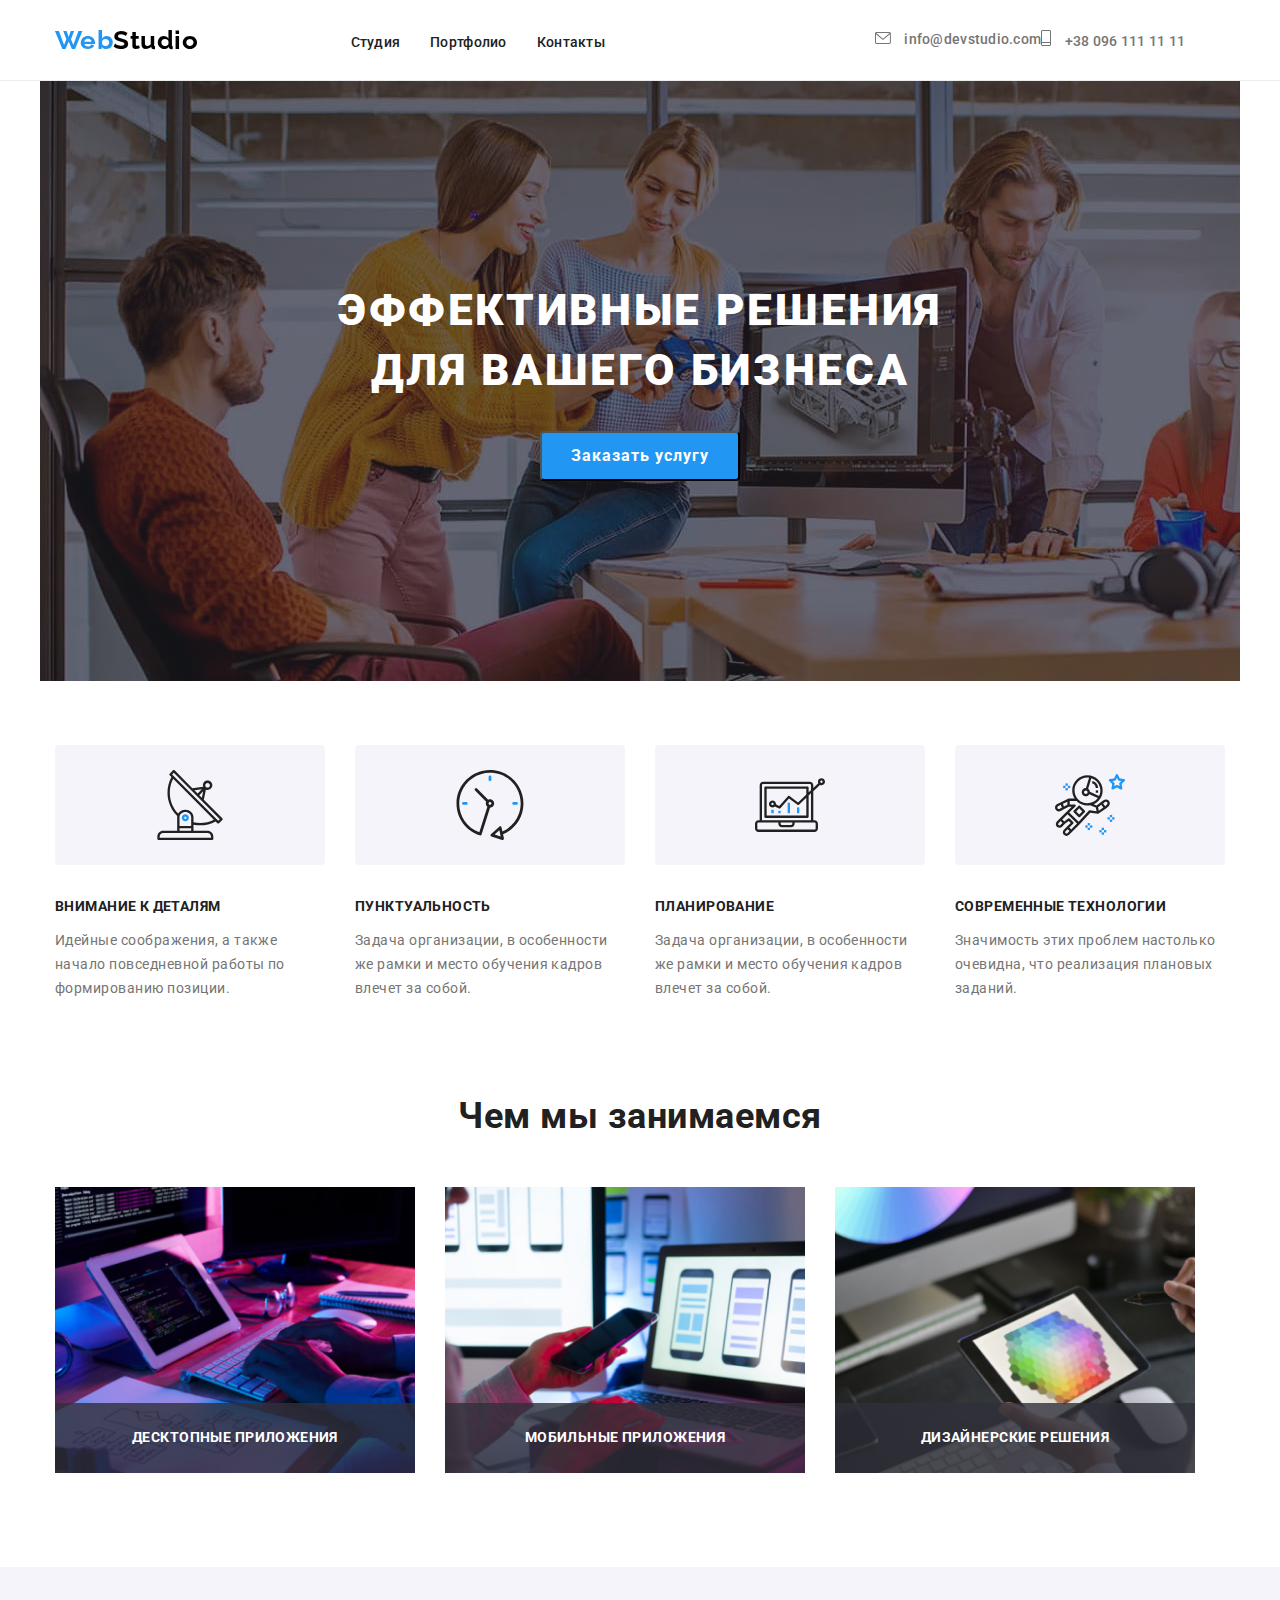
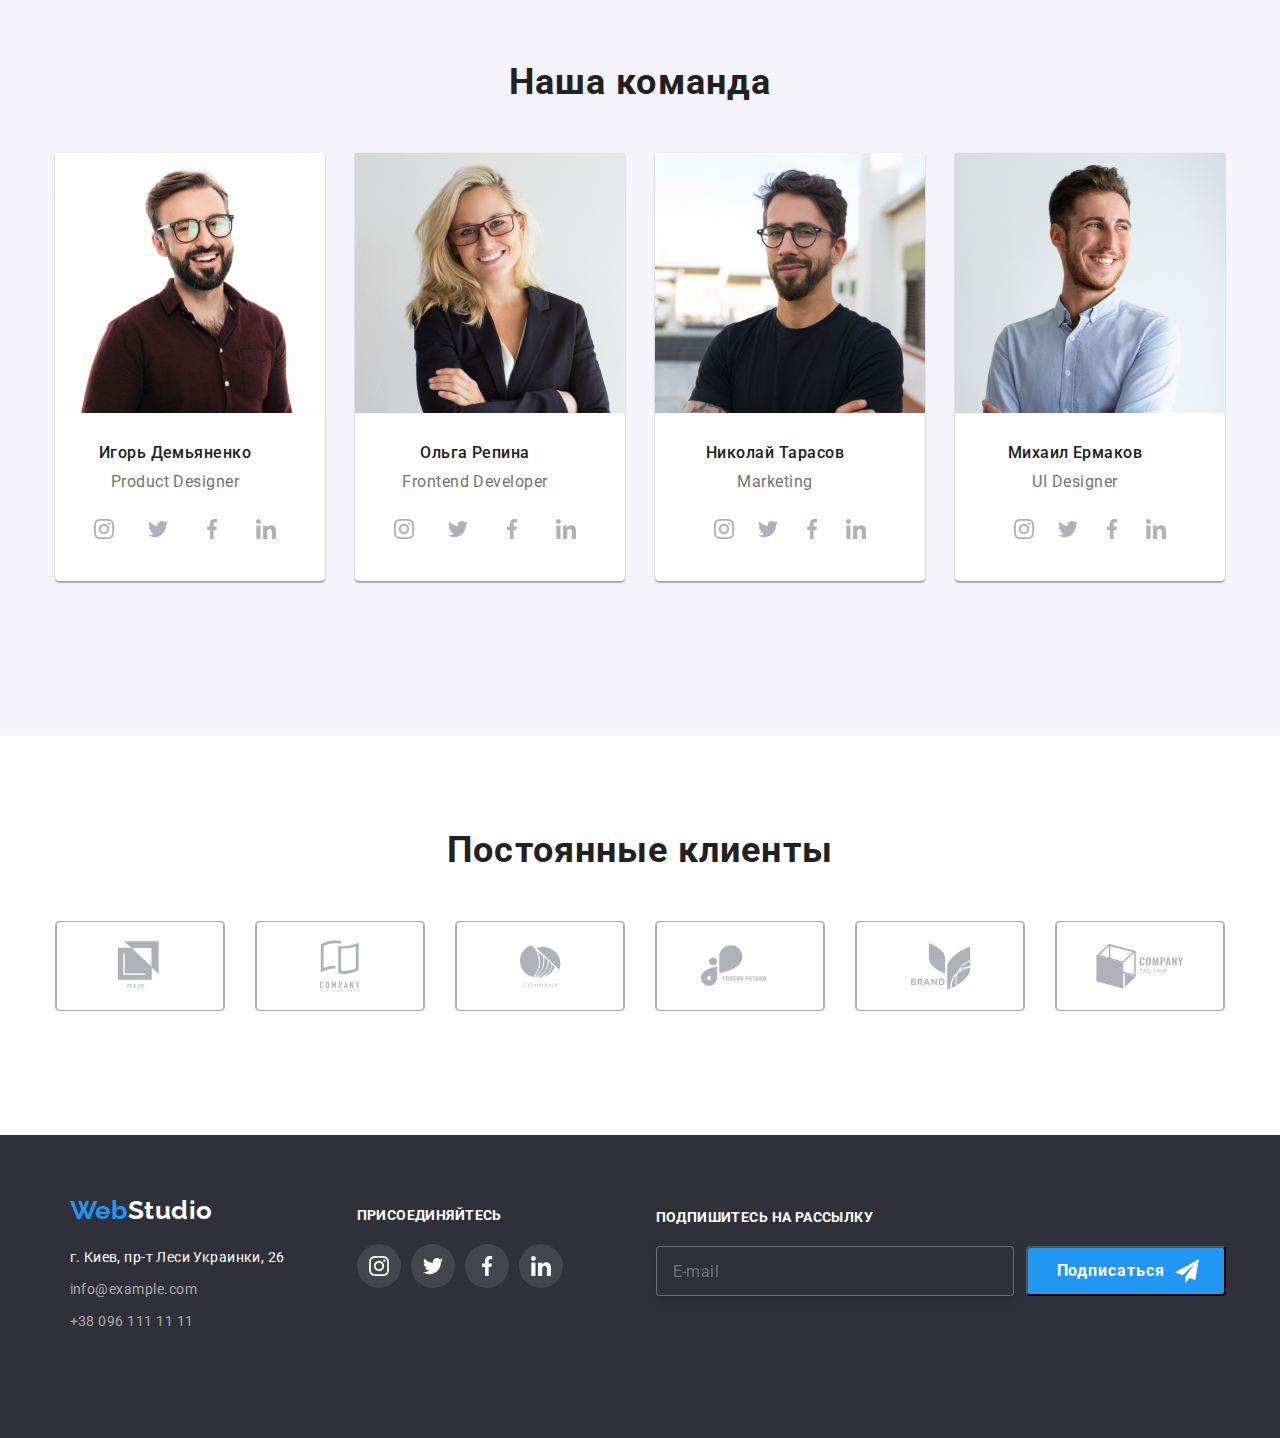
<file: index.html>
<!DOCTYPE html>
<html lang="ru">
    <head>
        <meta charset="UTF-8">
        <meta name="viewport" content="width=device-width, initial-scale=1.0">
        <title>Web Studio</title>
        <link href="https://fonts.googleapis.com/css2?family=Raleway:wght@700&family=Roboto:wght@400;500;700;900&display=swap" rel="stylesheet">
        <link rel="stylesheet" href="./css/main.min.css" />
        <link rel="preconnect" href="https://fonts.gstatic.com">
    </head>
    <body class="body">
        <!-- main page-->
        <header class="header">
            <div class="container">
                <nav class="header-navigations">
                    <a class="logo" href="src=/">Web<span class="logo-color">Studio</span></a>
                    <button 
                    type="button" 
                    class="menu-button is-open"
                    aria-expended="false"
                    aria-controls="menu-container"
                     data-menu-button
                     >
                        <svg width="40" height="40" aria-label="Переключатель мобильного меню" >
                            <use class="icon-cross" href="./images/symbol-defs.svg#icon-menu_40px">
                            </use>
                            <use class="icon-menu" href="./images/symbol-defs.svg#icon-close_40px">
                            </use>
                        </svg>
                    </button>
                    <div class="menu-container" id="menu-container" data-menu>
                        <div class="navigations">
                            <ul>
                                <li class=""><a class="header-link header-link-underline" href="./">Студия</a> </li>
                                <li class="header-item"><a class="header-link" href="./portfolio.html">Портфолио</a></li>
                                <li class="header-item"><a class="header-link" href="#">Контакты</a></li>
                            </ul>
                        </div>
                        <div class="contacts">
                            <ul >
                                <li class="header-item"><a class="header-link link-contacts header-link-tel" href="tel:+38(096)1111111">
                                        +38 096 111 11 11</a>
                                </li>
                                <li class="header-item"><a class=" header-link-mail" href="mailto:info@devstudio.com"> 
                                        info@devstudio.com</a>
                                </li>
                            </ul>
                        </div>
                        <div class="links">
                            <ul>
                                <li class="header-item"><a class="header-link" href="">Instagram</a></li><span class="header-span">|</span>
                                <li class="header-item"><a class="header-link" href="">Twitter</a></li><span>|</span>
                                <li class="header-item"><a class="header-link" href="#">Facebook</a></li><span>|</span>
                                <li class="header-item"><a class="header-link" href="#">LinkedIn</a></li>
                            </ul>
                        </div>
                    </div>
                </nav>
               
                <div class="header-menu">
                    <nav>
                        <ul class="header-nav">
                            <li class="header-item"><a class="header-link header-link-underline" href="./">Студия</a> </li>
                            <li class="header-item"><a class="header-link" href="./portfolio.html">Портфолио</a></li>
                            <li class="header-item"><a class="header-link" href="#">Контакты</a></li>
                        </ul>
                    </nav>
                    <div class="header-contacts-container">
                        <ul class="header-nav header-link-contacts">
                            <li class="header-item"><a class=" link-contacts header-link-tel" href="mailto:info@devstudio.com">
                                    <svg class="header-logo-tel" width="16px" height="12px">
                                        <use href="./images/symbol-defs.svg#icon-mail"></use>
                                    </svg> info@devstudio.com</a>
                    
                            </li>
                            <li class="header-item"><a class=" link-contacts header-link-tel" href="tel:+38(096)1111111">
                                    <svg class="header-logo-tel" width="10px" height="16px">
                                        <use href="./images/symbol-defs.svg#icon-telephone"></use>
                                    </svg> +38 096 111 11 11</a>
                            </li>
                        </ul>
                    </div>
                </div>
            </div>
        </header>
        <main>
                <!-- hero -->
            <section class="hero-section hero-overlay">   
                <div class="hero-container">        
                    <h1 class="hero-header">Эффективные решения для вашего бизнеса</h1>
                    <button class="hero-button-color hero-button-main" data-modal-open>Заказать услугу</button>
                </div>      
            </section>
            <section class="benefits-section"> 
                <div class="container">
                    <h2 class="hidden-header">Наши преимущества</h2>
                        <ul class="benefits-list">     
                            <li class="benefits-element">
                               <div class="benefits-item">
                                    <svg class="benefits-icons" width="70" height="70">
                                        <use href="./images/symbol-defs.svg#icon-antenna"></use>
                                    </svg>
                                    <h3 class="benefits-header">Внимание к деталям</h3>
                                    <p class="benefits-text">Идейные соображения, а также начало повседневной работы по формированию позиции.</p>
                               </div>
                            </li>
                            <li class="benefits-element">
                                <div class="benefits-item">
                                    <svg class="benefits-icons" width="70" height="70">
                                        <use href="./images/symbol-defs.svg#icon-time" ></use>
                                    </svg>
                                    <h3 class="benefits-header">Пунктуальность</h3>
                                    <p class="benefits-text">Задача организации, в особенности же рамки и место обучения кадров влечет за собой.</p>
                                </div>
                            </li>
                            <li class="benefits-element">
                               <div class="benefits-item">
                                    <svg class="benefits-icons" width="70" height="70">
                                        <use href="./images/symbol-defs.svg#icon-computer" ></use>
                                    </svg>
                                    <h3 class="benefits-header">Планирование</h3>
                                    <p class="benefits-text">Задача организации, в особенности же рамки и место обучения кадров влечет за собой.</p>
                               </div>
                            </li>
                            <li class="benefits-element">
                                <div class="benefits-item">
                                    <svg class="benefits-icons" width="70" height="70">
                                        <use href="./images/symbol-defs.svg#icon-astronaut" ></use>
                                    </svg>
                                    <h3 class="benefits-header">Современные технологии</h3>
                                    <p class="benefits-text">Значимость этих проблем настолько очевидна, что реализация плановых заданий.</p>
                                </div>
                            </li>
                        </ul>
                </div>
                </section>
        <section class="classes-section"> 
            <h2>Чем мы занимаемся</h2>
                <div class="container">
                    
                    <ul class="classes-list">
                        <li class="classes-element">
                            <img 
                                srcset="./images/coding_app.jpg 1x, ./images/coding_app_2x.jpg 2x"
                                src="./images/coding_app.jpg" 
                                alt="coding_application" 
                                width="370"
                            >
                            <div class="classes-overlay">
                                <h3 class="classes-text">Десктопные приложения</h3>
                            </div>
                        </li>
                        <li class="classes-element">
                            <img 
                                srcset="./images/dev_app.jpg 1x, ./images/dev_app_2x.jpg 2x"
                                src="./images/dev_app.jpg" 
                                alt="dev_application" 
                                width="370"
                            >
                            <div class="classes-overlay">
                                <h3 class="classes-text">Мобильные приложения</h3>
                            </div>
                        </li>
                        <li class="classes-element">
                            <img 
                                srcset="./images/test_app.jpg 1x, ./images/test_app_2x.jpg 2x"
                                src="./images/test_app.jpg" 
                                alt="test_application" 
                                width="370"
                            >
                            <div class="classes-overlay">
                                <h3 class="classes-text">Дизайнерские решения</h3>
                            </div>
                        </li> 
                    </ul>
                </div>
            </section>
          <section class="team-section">
            <h2 class="team-title">Наша команда</h2>
                <div class="container">
                    <ul class="team-list">
                        <li class="team-item"> 
                            <div class="team-member">
                                <img class="team-member-photo" 
                                    srcset="./images/igor_demianenko.jpg 1x, ./images/igor_demianenko_2x.jpg 2x"
                                    src="./images/igor_demianenko.jpg" 
                                    alt="igor_demianenko" 
                                    width="260"
                                >
                                <h4 class="team-member-name">Игорь Демьяненко</h4>
                                <p class="team-member-position">Product Designer</p>
                                <div>
                                    <ul class="team-member-links">
                                        <li class="team-member-icon">
                                            <a class="team-member-icon-link" href="">
                                                <svg  width="20" height="20">
                                                    <use href="./images/symbol-defs.svg#icon-instagram" ></use>
                                                </svg>
                                            </a>
                                        </li>
                                        <li class="team-member-icon">
                                            <a class="team-member-icon-link" href="">
                                                <svg width="20" height="20">
                                                    <use href="./images/symbol-defs.svg#icon-twitter" ></use>
                                                </svg>
                                            </a>
                                        </li>
                                        <li class="team-member-icon">
                                            <a class="team-member-icon-link" href="">
                                                <svg width="20" height="20">
                                                    <use href="./images/symbol-defs.svg#icon-facebook" ></use>
                                                </svg>
                                            </a>
                                        </li>
                                        <li class="team-member-icon">
                                            <a class="team-member-icon-link" href="">
                                                <svg width="20" height="20">
                                                    <use href="./images/symbol-defs.svg#icon-linkedin"></use>
                                                </svg>
                                            </a>
                                        </li>
                                    </ul>
                                </div>
                            </div>
                        </li>
                        <li class="team-item">
                           <div class="team-member">
                                <img class="team-member-photo" 
                                    srcset="./images/olga_repina.jpg 1x, ./images/olga_repina_2x.jpg 2x"
                                    src="./images/olga_repina.jpg" 
                                    alt="olga_repina" 
                                    width="260"
                                >
                                <h4 class="team-member-name">Ольга Репина</h4>
                                <p class="team-member-position">Frontend Developer</p>
                                <div>
                                    <ul class="team-member-links">
                                        <li class="team-member-icon">
                                            <a class="team-member-icon-link" href="">
                                                <svg  width="20" height="20">
                                                    <use href="./images/symbol-defs.svg#icon-instagram"></use>
                                                </svg>
                                            </a>
                                        </li>
                                        <li class="team-member-icon">
                                            <a class="team-member-icon-link" href="">
                                                <svg  width="20" height="20">
                                                    <use href="./images/symbol-defs.svg#icon-twitter"></use>
                                                </svg>
                                            </a>
                                        </li>
                                        <li class="team-member-icon">
                                            <a class="team-member-icon-link" href="">
                                                <svg  width="20" height="20">
                                                    <use href="./images/symbol-defs.svg#icon-facebook"></use>
                                                </svg>
                                            </a>
                                        </li>
                                        <li class="team-member-icon">
                                            <a class="team-member-icon-link" href="">
                                                <svg  width="20" height="20">
                                                    <use href="./images/symbol-defs.svg#icon-linkedin" ></use>
                                                </svg>
                                            </a>
                                        </li>
                                    </ul>
                                </div>
                           </div>
                        </li>
                        <li class="team-item">
                            <div class="team-member">
                                <img class="team-member-photo" 
                                    srcset="./images/michail_ermakov.jpg 1x, ./images/michail_ermakov_2x.jpg 2x"
                                    src="./images/michail_ermakov.jpg" 
                                    alt="michail_ermakov" 
                                    width="260"
                                >
                                <h4 class="team-member-name">Николай Тарасов</h4>
                                <p class="team-member-position">Marketing</p>
                                <div>
                                    <ul class="team-member-links">
                                        <li>
                                            <a class="team-member-icon-link" href="">
                                                <svg  width="20" height="20">
                                                    <use href="./images/symbol-defs.svg#icon-instagram" ></use>
                                                </svg>
                                            </a>
                                        </li>
                                        <li>
                                            <a class="team-member-icon-link" href="">
                                                <svg width="20" height="20">
                                                    <use href="./images/symbol-defs.svg#icon-twitter" ></use>
                                                </svg>
                                            </a>
                                        </li>
                                        <li>
                                            <a class="team-member-icon-link" href="">
                                                <svg width="20" height="20">
                                                    <use href="./images/symbol-defs.svg#icon-facebook" ></use>
                                                </svg>
                                            </a>
                                        </li>
                                        <li>
                                            <a class="team-member-icon-link" href="">
                                                <svg width="20" height="20">
                                                    <use href="./images/symbol-defs.svg#icon-linkedin" ></use>
                                                </svg>
                                            </a>
                                        </li>
                                    </ul>
                                </div>
                            </div>
                        </li>
                        <li class="team-item">
                            <div class="team-member">
                                <img class="team-member-photo" 
                                    srcset="./images/nikolai_tarasov.jpg 1x, ./images/nikolai_tarasov_2x.jpg 2x"
                                    src="./images/nikolai_tarasov.jpg" 
                                    alt="nikolai_tarasov" 
                                    width="260"
                                >
                                <h4 class="team-member-name">Михаил Ермаков</h4>
                                <p class="team-member-position">UI Designer</p>
                                <div>
                                    <ul class="team-member-links">
                                        <li>
                                            <a class="team-member-icon-link" href="">
                                                <svg width="20" height="20">
                                                    <use href="./images/symbol-defs.svg#icon-instagram" ></use>
                                                </svg>
                                            </a>
                                        </li>
                                        <li>
                                            <a class="team-member-icon-link" href="">
                                                <svg width="20" height="20">
                                                    <use href="./images/symbol-defs.svg#icon-twitter" ></use>
                                                </svg>
                                            </a>
                                        </li>
                                        <li>
                                            <a class="team-member-icon-link" href="">
                                                <svg width="20" height="20">
                                                    <use href="./images/symbol-defs.svg#icon-facebook" ></use>
                                                </svg>
                                            </a>
                                        </li>
                                        <li>
                                            <a class="team-member-icon-link" href="">
                                                <svg width="20" height="20">
                                                    <use href="./images/symbol-defs.svg#icon-linkedin" ></use>
                                                </svg>
                                            </a>
                                        </li>
                                    </ul>
                                </div>
                            </div>
                        </li>
                    </ul>
                </div>
            </section> 
            <section class="clients">
                <div class="container">
                    <h2 class="clients-header">Постоянные клиенты</h2>
                    <ul class="clients-list">
                        <li class="clients-logo">
                            <a class="clients-logo-class" href=""> 
                                <svg  width="45" height="50">
                                    <use href="./images/symbol-defs.svg#icon-logo_1"></use>
                                </svg>
                            </a>
                        </li>
                        <li class="clients-logo">
                            <a class="clients-logo-class" href=""> 
                                <svg  width="40" height="52">
                                    <use href="./images/symbol-defs.svg#icon-logo_2"></use>
                                </svg>
                            </a>
                        </li>
                        <li class="clients-logo">
                            <a class="clients-logo-class" href=""> 
                                <svg  width="41" height="43">
                                    <use href="./images/symbol-defs.svg#icon-logo_3"></use>
                                </svg>
                            </a>
                        </li >
                        <li class="clients-logo">
                            <a class="clients-logo-class" href=""> 
                                <svg  width="78" height="42" >
                                    <use href="./images/symbol-defs.svg#icon-logo_4"></use>
                                </svg>
                            </a>
                        </li>
                        <li class="clients-logo">
                            <a class="clients-logo-class" href=""> 
                                <svg width="59" height="47">
                                    <use href="./images/symbol-defs.svg#icon-logo_5"></use>
                                </svg>
                            </a>
                        </li>
                        <li class="clients-logo">
                            <a class="clients-logo-class" href=""> 
                                <svg width="88" height="45" >
                                    <use href="./images/symbol-defs.svg#icon-logo_6"></use>
                                </svg>
                            </a>
                        </li>
                    </ul>
                </div>
            </section>
            
        </main>
   <footer>
        <section class="footer-section">
            <h1 class="hidden-header">Footer container</h1>
            <div class="container footer-container">
                <div class="footer-address-container">
                    <a class="logo logo-footer" href="src=/">Web<span class="logo-color-footer">Studio</span></a>
                    <address class="footer-adress">
                        г. Киев, пр-т Леси Украинки, 26
                    </address>
                    <ul class="contacts-footer">
                        <li><a class="footer-mail" href="mailto:info@example.com">info@example.com</a></li>
                        <li><a href="tel:+38(096)1111111">+38 096 111 11 11</a></li>
                    </ul>
                </div>
                <div class="footer-social-networks">
                    <span class="footer-social-networks-title">присоединяйтесь</span>
                    <ul class="footer-icons-list">
                        <li class="footer-icon">
                            <a class="footer-icon-link" href="">
                                <svg width="20" height="20">
                                    <use href="./images/symbol-defs.svg#icon-instagram"></use>
                                </svg>
                            </a>
                        </li>
                        <li class="footer-icon">
                            <a class="footer-icon-link" href="">
                                <svg width="20" height="20">
                                    <use href="./images/symbol-defs.svg#icon-twitter"></use>
                                </svg>
                            </a>
                        </li>
                        <li class="footer-icon">
                            <a class="footer-icon-link" href="">
                                <svg width="20" height="20">
                                    <use href="./images/symbol-defs.svg#icon-facebook"></use>
                                </svg>
                            </a>
                        </li>
                        <li class="footer-icon">
                            <a class="footer-icon-link" href="">
                                <svg width="20" height="20">
                                    <use href="./images/symbol-defs.svg#icon-linkedin"></use>
                                </svg>
                            </a>
                        </li>
                    </ul>
                </div>
                <div class="footer-subscribe">
                    <div>
                        <span class="footer-subscribe-text">Подпишитесь на рассылку</span>
                    </div>
                    <div class="footer-subscribe-container">
                        <label for="">
                            <input class="footer-subscribe-input" type="mail" name="Mail" placeholder="E-mail">
                        </label>
                        <button class="footer-subsribe-button">
                            Подписаться
                            <svg class="footer-subscribe-svg" width="24" height="24">
                                <use href="./images/symbol-defs.svg#icon-icon-send"></use>
                            </svg>
                        </button>
                    </div>
                </div>
            </div>
        </section>
    </footer>
   <div class="backdrop is-hidden " data-modal>
        <div class="modal">
            <button class="modal-button-close" data-modal-close>
                <svg class="modal-button" width="18" height="18">
                    <use href="./images/symbol-defs.svg#icon-close-black">
                    </use>
                </svg>
            </button>
            <span class="form-header">Оставьте свои данные, мы вам перезвоним</span>
            <form class="form" action="#" enctype="multipart/form-data">
                <div class="form-container">
                    <label for="">
                        <span class="form-text">Имя</span>
                        <input class="input"  type="text" name="Username" value="">
                        <span class="icon">
                            <svg width="18" height="18">
                                <use href="./images/symbol-defs.svg#icon-person-black-18dp-1"></use>
                            </svg>
                        </span>
                    </label>
                </div>
                <div class="form-container">
                    <label for="">
                        <span class="form-text">Телефон</span>
                        <input class="input" type="tel" name="Tel">
                        <span class="icon">
                            <svg width="18" height="18">
                                <use href="./images/symbol-defs.svg#icon-phone-black-18dp-1"></use>
                            </svg>
                        </span>
                    </label>
                </div>
                <div class="form-container">
                    <label for="">
                        <span class="form-text">Почта</span>
                        <input class="input" type="mail" name="Mail">
                        <span class="icon">
                            <svg width="18" height="18">
                                <use href="./images/symbol-defs.svg#icon-email-black-18dp-1"></use>
                            </svg>
                        </span>
                    </label>
                </div>
                <div >
                    <label for="comment">
                        <span class="form-text">Комментарии</span> 
                        <textarea class="form-placeholder" placeholder="Введите текст" id="comment" name="Comments"></textarea>
                    </label>
                </div>
                <div class="checkbox-container">
                         
                        <label class="checkbox-agreement" for="checkbox">Соглашаюсь с рассылкой и принимаю
                            <input type="checkbox" class="checkbox" value="checkbox" id="checkbox">
                            <span class="checkbox-icon"> </span>
                        </label>
                        
                        <a class="checkbox-agreement-link" href="">Условия договора</a>
                </div>
                <div class="form-button">
                        <button class="form-button-submit">Отправить</button>
                </div>
            </form>
            
        </div>
    </div>
    <script src="./js/modal.js"></script>
    <script src="./js/menu.js"></script>
</body>
</html>
</file>
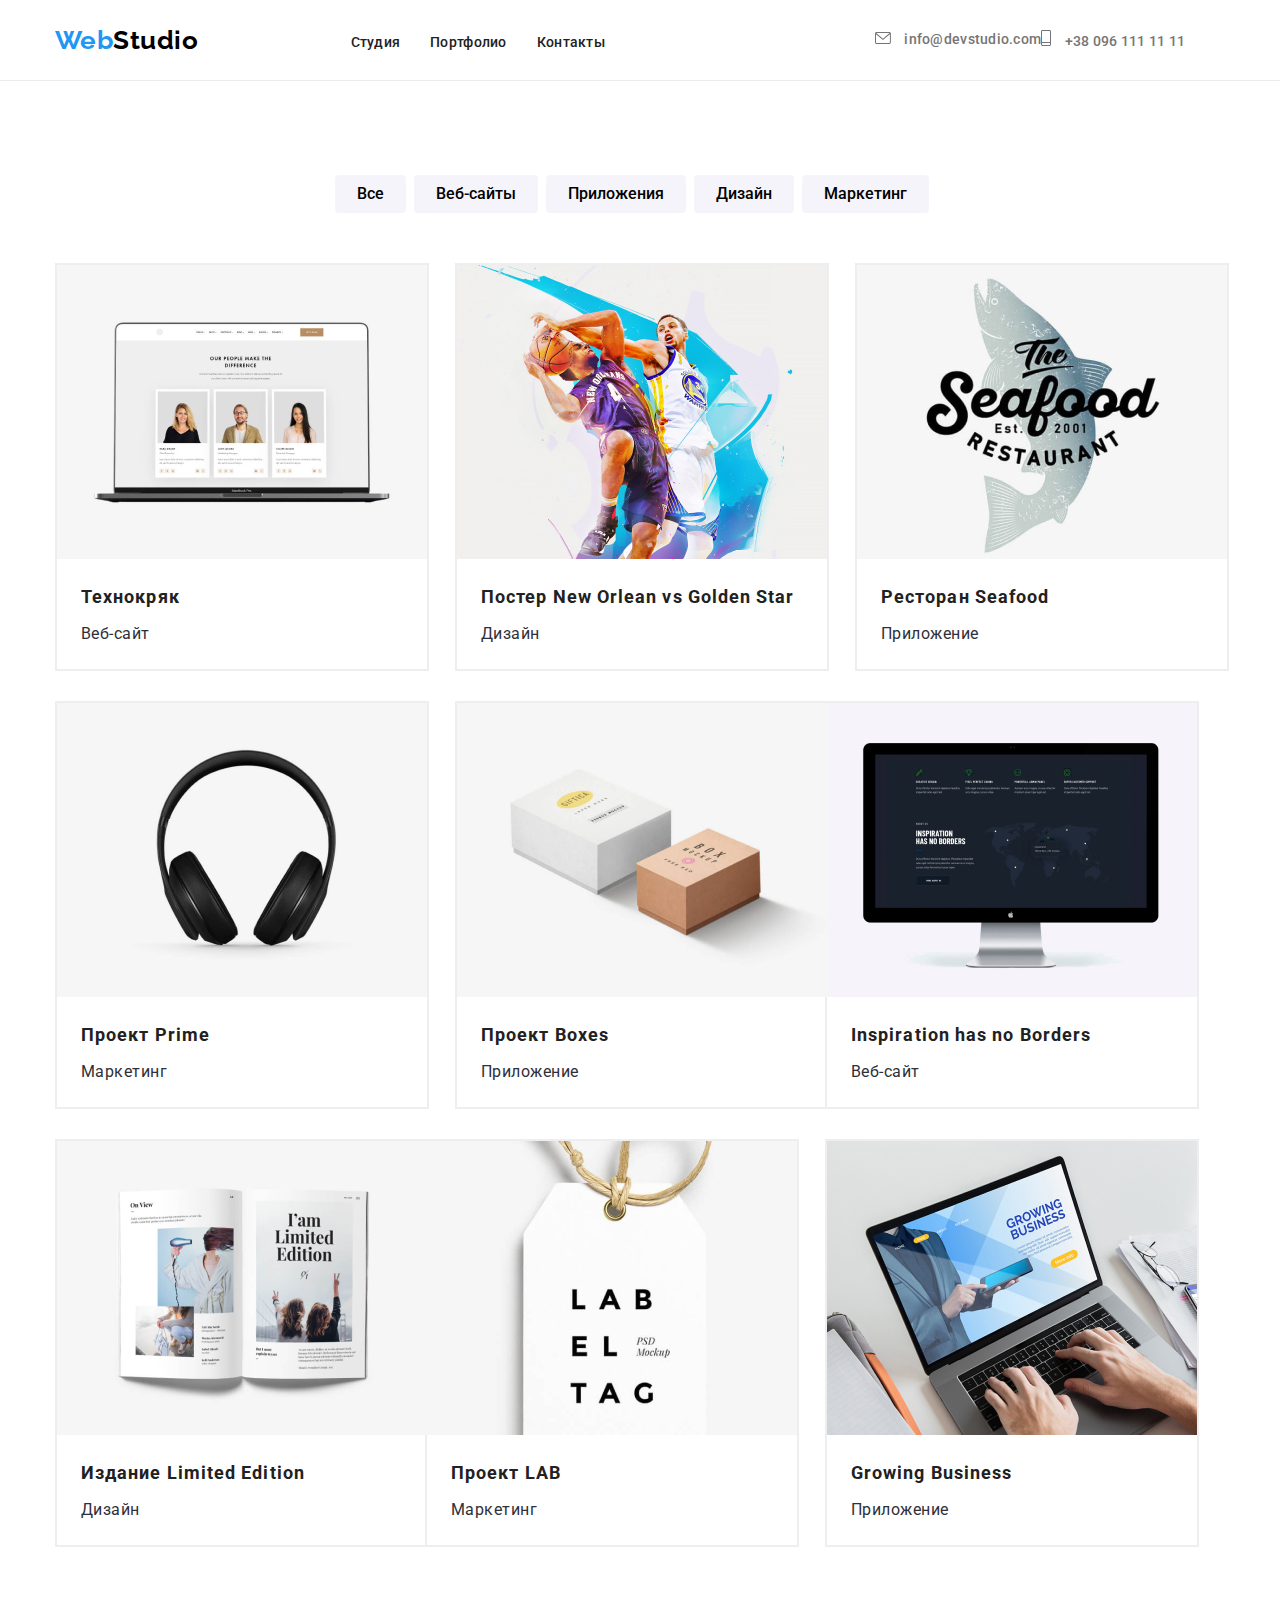
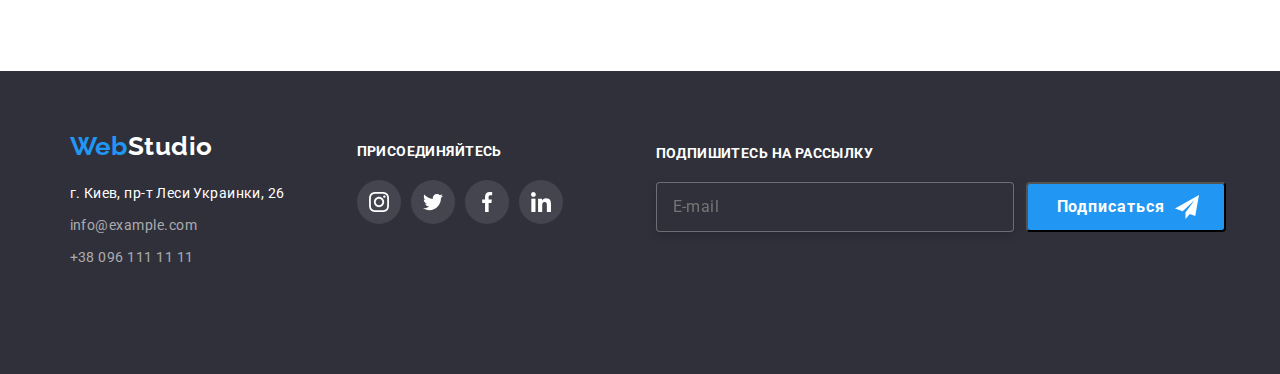
<file: portfolio.html>
<!DOCTYPE html>
<html lang="ru">
    <head>
        <meta charset="UTF-8">
        <meta name="viewport" content="width=device-width, initial-scale=1.0">
        <title>Portfolio</title>
        <link href="https://fonts.googleapis.com/css2?family=Raleway:wght@700&family=Roboto:wght@400;500;700;900&display=swap" rel="stylesheet">
        <link rel="stylesheet" href="./css/main.min.css" />
        <link rel="preconnect" href="https://fonts.gstatic.com">
    </head>
    <body>
        <!-- portfolio page-->
        <header class="header">
            <div class="container">
                <nav class="header-navigations">
                    <a class="logo" href="src=/">Web<span class="logo-color">Studio</span></a>
                    <button type="button" class="menu-button is-open" aria-expended="false" aria-controls="menu-container"
                        data-menu-button>
                        <svg width="40" height="40" aria-label="Переключатель мобильного меню">
                            <use class="icon-cross" href="./images/symbol-defs.svg#icon-menu_40px">
                            </use>
                            <use class="icon-menu" href="./images/symbol-defs.svg#icon-close_40px">
                            </use>
                        </svg>
                    </button>
                    <div class="menu-container" id="menu-container" data-menu>
                        <div class="navigations">
                            <ul>
                                <li class="header-item"><a class="header-link header-link-underline" href="./">Студия</a> </li>
                                <li class="header-item"><a class="header-link" href="./portfolio.html">Портфолио</a></li>
                                <li class="header-item"><a class="header-link" href="#">Контакты</a></li>
                            </ul>
                        </div>
                        <div class="contacts">
                            <ul>
                                <li class="header-item"><a class="header-link link-contacts header-link-tel"
                                        href="tel:+38(096)1111111">
                                        +38 096 111 11 11</a>
                                </li>
                                <li class="header-item"><a class=" header-link-mail" href="mailto:info@devstudio.com">
                                        info@devstudio.com</a>
                                </li>
                            </ul>
                        </div>
                        <div class="links">
                            <ul>
                                <li class="header-item"><a class="header-link" href="">Instagram</a></li><span
                                    class="header-span">|</span>
                                <li class="header-item"><a class="header-link" href="">Twitter</a></li><span>|</span>
                                <li class="header-item"><a class="header-link" href="#">Facebook</a></li><span>|</span>
                                <li class="header-item"><a class="header-link" href="#">LinkedIn</a></li>
                            </ul>
                        </div>
                    </div>
                </nav>
        
                <div class="header-menu">
                    <nav>
                        <ul class="header-nav">
                            <li class="header-item"><a class="header-link header-link-underline" href="./">Студия</a> </li>
                            <li class="header-item"><a class="header-link" href="./portfolio.html">Портфолио</a></li>
                            <li class="header-item"><a class="header-link" href="#">Контакты</a></li>
                        </ul>
                    </nav>
                    <div class="header-contacts-container">
                        <ul class="header-nav header-link-contacts">
                            <li class="header-item"><a class=" link-contacts header-link-tel" href="mailto:info@devstudio.com">
                                    <svg class="header-logo-tel" width="16px" height="12px">
                                        <use href="./images/symbol-defs.svg#icon-mail"></use>
                                    </svg> info@devstudio.com</a>
        
                            </li>
                            <li class="header-item"><a class=" link-contacts header-link-tel" href="tel:+38(096)1111111">
                                    <svg class="header-logo-tel" width="10px" height="16px">
                                        <use href="./images/symbol-defs.svg#icon-telephone"></use>
                                    </svg> +38 096 111 11 11</a>
                            </li>
                        </ul>
                    </div>
                </div>
            </div>
        </header>
        <main>
            <section class="categories-section">
                <div class="container">
                    <!-- nevidimyi zagolovok-->
                    <h1 class="hidden-header">Категории</h1>
                    <h2 class="hidden-header">Меню</h2>
                    <ul class="categories-list">
                        <li><button type="button" class="categories-button">Все</button></li>
                        <li><button type="button" class="categories-button">Веб-сайты</button></li>
                        <li><button type="button" class="categories-button">Приложения</button></li>
                        <li><button type="button" class="categories-button">Дизайн</button></li>
                        <li><button type="button" class="categories-button">Маркетинг</button></li>
                    </ul>
                    <ul class="examples-works">
                        <li class="examples-works-item">
                            <a href="" class="examples-link">
                                <div class="examples-block">
                                    <img 
                                        srcset="./images/notebook.jpg 1x, ./images/notebook_2x.jpg 2x"
                                        src="./images/notebook.jpg" 
                                        alt="notebook" 
                                        width="370"
                                    >
                                    <p class="examples-block-text">Технокряк это современная площадка распространения коронавируса. Компании используют эту платформу для цифрового шпионажа и атак на защищённые сервера конкурентов.</p>
                                </div>
                                <div class="examples-description">
                                    <h3 class="examples-description-header">Технокряк</h3>
                                    <p class="examples-description-text">Веб-сайт</p>
                                </div>
                            </a>
                        </li>
                        <li class="examples-works-item">
                            <a href="" class="examples-link">
                                <div class="examples-block">
                                    <img 
                                        srcset="./images/basketballers.jpg 1x, ./images/basketballers_2x.jpg 2x"
                                        src="./images/basketballers.jpg" 
                                        alt="basketballers" 
                                        width="370"
                                    >
                                    <p class="examples-block-text">Технокряк это современная площадка распространения коронавируса. Компании используют эту платформу для цифрового шпионажа и атак на защищённые сервера конкурентов.</p>
                                </div>
                                <div class="examples-description">
                                    <h3 class="examples-description-header">Постер New Orlean vs Golden Star</h3>
                                    <p class="examples-description-text">Дизайн</p>
                                </div>
                            </a>
                        </li>
                        <li class="examples-works-item">
                            <a href="" class="examples-link">
                                <div class="examples-block">
                                    <img 
                                        srcset="./images/the_seafood_logo.jpg 1x, ./images/the_seafood_logo_2x.jpg 2x"
                                        src="./images/the_seafood_logo.jpg" 
                                        alt="the_seafood_logo" 
                                        width="370"
                                    >
                                    <p class="examples-block-text">Технокряк это современная площадка распространения коронавируса. Компании используют эту платформу для цифрового шпионажа и атак на защищённые сервера конкурентов.</p>
                                </div>
                                <div class="examples-description">
                                    <h3 class="examples-description-header">Ресторан Seafood</h3>
                                    <p class="examples-description-text">Приложение</p>
                                </div>
                            </a>
                        </li>
                        <li class="examples-works-item">
                            <a href="" class="examples-link">
                                <div class="examples-block">
                                    <img 
                                        srcset="./images/headphones.jpg 1x, ./images/headphones_2x.jpg 2x"
                                        src="./images/headphones.jpg" 
                                        alt="headphones" 
                                        width="370"
                                    >
                                    <p class="examples-block-text">Технокряк это современная площадка распространения коронавируса. Компании используют эту платформу для цифрового шпионажа и атак на защищённые сервера конкурентов.</p>
                                </div>
                                <div class="examples-description">
                                    <h3 class="examples-description-header">Проект Prime</h3>
                                    <p class="examples-description-text">Маркетинг</p>
                                </div>
                            </a>
                        </li>
                        <li class="examples-works-item">
                            <a href="" class="examples-link">
                                <div class="examples-block">
                                    <img 
                                        srcset="./images/boxes.jpg 1x, ./images/boxes_2x.jpg 2x"
                                        src="./images/boxes.jpg" 
                                        alt="boxes" 
                                        width="370"
                                    >
                                    <p class="examples-block-text">Технокряк это современная площадка распространения коронавируса. Компании используют эту платформу для цифрового шпионажа и атак на защищённые сервера конкурентов.</p>
                                </div>
                                <div class="examples-description">
                                    <h3 class="examples-description-header">Проект Boxes</h3>
                                    <p class="examples-description-text">Приложение</p>
                                </div>
                            </a>
                        </li>
                        <li class="examples-works-item">
                            <a href="" class="examples-link">
                                <div class="examples-block">
                                    <img 
                                        srcset="./images/pc.jpg 1x, ./images/pc_2x.jpg 2x"
                                        src="./images/pc.jpg" 
                                        alt="pc" 
                                        width="370"
                                    > 
                                    <p class="examples-block-text">Технокряк это современная площадка распространения коронавируса. Компании используют эту платформу для цифрового шпионажа и атак на защищённые сервера конкурентов.</p>
                                </div>
                                <div class="examples-description">
                                    <h3 class="examples-description-header">Inspiration has no Borders</h3>
                                    <p class="examples-description-text">Веб-сайт</p>
                                </div>
                            </a>
                        </li>
                        <li class="examples-works-item">
                            <a href="" class="examples-link">
                                <div class="examples-block">
                                    <img 
                                        srcset="./images/open_book.jpg 1x, ./images/open_book_2x.jpg 2x"
                                        src="./images/open_book.jpg" 
                                        alt="open_book" 
                                        width="370"
                                    >
                                    <p class="examples-block-text">Технокряк это современная площадка распространения коронавируса. Компании используют эту платформу для цифрового шпионажа и атак на защищённые сервера конкурентов.</p>
                                </div>
                                <div class="examples-description">
                                    <h3 class="examples-description-header">Издание Limited Edition</h3>
                                    <p class="examples-description-text">Дизайн</p>
                                </div>
                            </a>
                        </li>
                        <li class="examples-works-item">
                            <a href="" class="examples-link">
                                <div class="examples-block">
                                    <img 
                                        srcset="./images/lab_el_tag_sticker.jpg 1x, ./images/lab_el_tag_sticker_2x.jpg 2x"
                                        src="./images/lab_el_tag_sticker.jpg" 
                                        alt="lab_el_tag_sticker" 
                                        width="370"
                                    >
                                <p class="examples-block-text">Технокряк это современная площадка распространения коронавируса. Компании используют эту платформу для цифрового шпионажа и атак на защищённые сервера конкурентов.</p>
                                </div>
                                <div class="examples-description">
                                    <h3 class="examples-description-header">Проект LAB</h3>
                                    <p class="examples-description-text">Маркетинг</p>
                                </div>
                            </a>
                        </li>
                        <li class="examples-works-item">
                            <a href="" class="examples-link">
                                <div class="examples-block">
                                    <img 
                                        srcset="./images/type_on_a_notebook.jpg 1x, ./images/type_on_a_notebook_2x.jpg 2x"
                                        src="./images/type_on_a_notebook.jpg" 
                                        alt="type_on_a_notebook" 
                                        width="370"
                                    >
                                    <p class="examples-block-text">Технокряк это современная площадка распространения коронавируса. Компании используют эту платформу для цифрового шпионажа и атак на защищённые сервера конкурентов.</p>
                                </div>
                                <div class="examples-description"> 
                                    <h3 class="examples-description-header">Growing Business</h3>
                                    <p class="examples-description-text">Приложение</p>
                                </div>
                            </a>
                        </li>
                    </ul>
                </div>
            </section>
        </main>
            <footer>
                <section class="footer-section">
                    <h1 class="hidden-header">Footer container</h1>
                    <div class="container footer-container">
                        <div class="footer-address-container">
                            <a class="logo logo-footer" href="src=/">Web<span class="logo-color-footer">Studio</span></a>
                            <address class="footer-adress">
                                г. Киев, пр-т Леси Украинки, 26
                            </address>
                            <ul class="contacts-footer">
                                <li><a class="footer-mail" href="mailto:info@example.com">info@example.com</a></li>
                                <li><a href="tel:+38(096)1111111">+38 096 111 11 11</a></li>
                            </ul>
                        </div>
                        <div class="footer-social-networks">
                            <span class="footer-social-networks-title">присоединяйтесь</span>
                            <ul class="footer-icons-list">
                                <li class="footer-icon">
                                    <a class="footer-icon-link" href="">
                                        <svg width="20" height="20">
                                            <use href="./images/symbol-defs.svg#icon-instagram"></use>
                                        </svg>
                                    </a>
                                </li>
                                <li class="footer-icon">
                                    <a class="footer-icon-link" href="">
                                        <svg width="20" height="20">
                                            <use href="./images/symbol-defs.svg#icon-twitter"></use>
                                        </svg>
                                    </a>
                                </li>
                                <li class="footer-icon">
                                    <a class="footer-icon-link" href="">
                                        <svg width="20" height="20">
                                            <use href="./images/symbol-defs.svg#icon-facebook"></use>
                                        </svg>
                                    </a>
                                </li>
                                <li class="footer-icon">
                                    <a class="footer-icon-link" href="">
                                        <svg width="20" height="20">
                                            <use href="./images/symbol-defs.svg#icon-linkedin"></use>
                                        </svg>
                                    </a>
                                </li>
                            </ul>
                        </div>
                        <div class="footer-subscribe">
                            <div>
                                <span class="footer-subscribe-text">Подпишитесь на рассылку</span>
                            </div>
                            <div class="footer-subscribe-container">
                                <label for="">
                                    <input class="footer-subscribe-input" type="mail" name="Mail" placeholder="E-mail">
                                </label>
                                <button class="footer-subsribe-button">
                                    Подписаться
                                    <svg class="footer-subscribe-svg" width="24" height="24">
                                        <use href="./images/symbol-defs.svg#icon-icon-send"></use>
                                    </svg>
                                </button>
                            </div>
                        </div>
                    </div>
                </section>
            </footer>
                
                <script src="./js/menu.js"></script>
    </body>
</html>
</file>
<file: css/main.min.css>
body{color:#757575;background-color:#fff;font-family:Roboto, sans-serif;letter-spacing:0.03em;margin:0px;-webkit-box-sizing:border-box;box-sizing:border-box}ul{margin:0px;padding:0px}li{list-style-type:none;margin:0px;padding:0px}h1{font-weight:900;font-size:44px;line-height:1.36;text-align:center;letter-spacing:0.06em;text-transform:uppercase;color:#fff;margin-top:0;margin-bottom:0}h2{font-weight:bold;font-size:36px;line-height:1.17;text-align:center;color:#212121;margin-top:0;margin-bottom:50px}h3{text-transform:uppercase;font-weight:bold;font-size:14px;line-height:1.14;letter-spacing:0.06em;color:#212121;margin:0px}h4{font-weight:500;font-size:16px;line-height:1.19;color:#212121}address{display:block;color:#fff;font-size:14px;line-height:1.71;font-style:normal;margin-left:15px}a{display:block;color:rgba(255,255,255,0.6);font-size:14px;line-height:1.71;text-decoration:none}:focus{outline-style:none;outline-width:0px !important;outline-color:none !important}img{display:block;width:100%;height:auto}.container{width:100%}.header .container{width:450px;margin:0 auto;display:-webkit-box;display:-ms-flexbox;display:flex;padding:0 15px;-webkit-box-align:center;-ms-flex-align:center;align-items:center}@media screen and (min-width: 768px){.header .container{width:738px;height:85px}}@media screen and (min-width: 1200px){.header .container{width:1170px;height:80px}}.header{margin:0 auto;border-bottom:1px solid #ececec}@media screen and (max-width: 767px){.header{height:60px;position:relative}}.header-container{-webkit-box-align:baseline;-ms-flex-align:baseline;align-items:baseline}.header-item:not(:last-child){margin-right:30px}.header-link{position:relative;display:block;font-weight:600;font-family:Roboto;font-style:normal;font-weight:500;font-size:14px;line-height:1.14;letter-spacing:0.02em;color:#212121;margin-top:0;margin-bottom:0;-webkit-transition:color 250ms cubic-bezier(0.4, 0, 0.2, 1);transition:color 250ms cubic-bezier(0.4, 0, 0.2, 1);padding-bottom:32px}.header-link:hover{color:#2196f3}@media screen and (min-width: 768px){.header-link{padding-top:5px;padding-bottom:5px}}@media screen and (min-width: 768px){.header-link{padding-bottom:32px}}.header-link::after{content:"";display:block;position:absolute;width:100%;height:4px;left:0px;bottom:0;opacity:0;background:#2196f3;border-radius:2px;-webkit-transition-property:opacity;transition-property:opacity;-webkit-transition:opacity 250ms cubic-bezier(0.4, 0, 0.2, 1);transition:opacity 250ms cubic-bezier(0.4, 0, 0.2, 1)}.header-link:focus::after,.header-link:hover::after{opacity:1;color:#2196f3}.header-link-contacts:not(:last-child){margin-left:auto;margin-right:15px}@media screen and (min-width: 768px) and (max-width: 1199px){.header-link-contacts{-ms-flex-wrap:wrap;flex-wrap:wrap;margin-left:20}}@media screen and (min-width: 1200px){.header-link-contacts{display:-webkit-box;display:-ms-flexbox;display:flex;-webkit-box-align:center;-ms-flex-align:center;align-items:center}}.header-link-tel{letter-spacing:0.02em;color:#757575;fill:currentColor}.link-mail-logo{margin-right:10px;fill:currentColor}.header-logo-tel{margin-right:10px}.header-nav{display:-webkit-box;display:-ms-flexbox;display:flex;margin-top:0;margin-bottom:0}@media screen and (min-width: 768px){.header-nav{margin-top:37px}}@media screen and (min-width: 1200px){.header-nav{margin-top:32px}}.header-nav:hover{color:#2196f3}@media screen and (min-width: 768px) and (max-width: 1200px){.header-contacts-container{margin-left:80px;display:block}}@media screen and (min-width: 1200px){.header-contacts-container{margin-left:270px;width:350px}}.link-contacts{font-weight:500;font-size:14px;line-height:1.14;letter-spacing:0.02em;color:#757575}.link-mail-logo{font-weight:500;font-size:14px;line-height:1.14;letter-spacing:0.02em;color:#757575}.header-menu{color:#212121}@media screen and (max-width: 767px){.header-menu{display:none;position:absolute;top:100%;left:0;width:100%}}@media screen and (min-width: 768px){.header-menu{display:-webkit-box;display:-ms-flexbox;display:flex}}@media screen and (min-width: 1200px){.header-menu{font-family:Roboto;font-style:normal;font-weight:500;font-size:14px;line-height:16px;letter-spacing:0.02em}.header-menu:hover,.header-menu:focus{color:#2196f3}}.header .nav{display:-webkit-box;display:-ms-flexbox;display:flex;-webkit-box-align:center;-ms-flex-align:center;align-items:center;-webkit-box-pack:justify;-ms-flex-pack:justify;justify-content:space-between;min-height:80px}.menu-button{position:absolute;top:10px;right:15px;display:-webkit-inline-box;display:-ms-inline-flexbox;display:inline-flex;margin:0;padding:0;border:none;background-color:transparent}.menu-button:hover{fill:#2196f3}@media screen and (min-width: 768px){.menu-button{display:none}}.menu-button .icon-cross{display:none}.menu-button.is-open .icon-cross{display:block}.menu-button.is-open .icon-menu{display:none}.menu-container{display:none;width:100%;height:100%;background:#ffffff;margin-top:13px;-webkit-box-shadow:0px 4px 8px rgba(0,0,0,0.04),0px 2px 4px rgba(0,0,0,0.08),0px 1px 3px rgba(0,0,0,0.16);box-shadow:0px 4px 8px rgba(0,0,0,0.04),0px 2px 4px rgba(0,0,0,0.08),0px 1px 3px rgba(0,0,0,0.16)}.menu-container.is-open{display:block}.header-navigations{width:100%;z-index:2}.contacts{margin-top:302px}.navigations{padding-top:48px}@media screen and (max-width: 767px){.navigations .header-link{font-family:Roboto;font-style:normal;font-weight:500;font-size:40px;line-height:47px;letter-spacing:0.02em;padding-left:40px;color:#212121}}.navigations .header-link::after{background:none}.navigations .header-link:hover,.navigations .header-link:focus{color:#2196f3}.contacts .header-link-tel{font-family:Roboto;font-style:normal;font-weight:500;font-size:34px;line-height:1.17;letter-spacing:0.02em;padding-left:40px;color:#2196f3}.contacts .header-link-mail{font-family:Roboto;font-style:normal;font-weight:500;font-size:24px;line-height:28px;letter-spacing:0.02em;padding-left:40px;color:#757575}.links .header-link{padding:0;color:#2196f3;font-family:Roboto;font-style:normal;font-weight:500;font-size:18px;line-height:22px}.links .header-item{display:inline-block;margin-right:10px;margin-left:10px;padding-top:64px;padding-bottom:48px;font-family:Roboto;font-style:normal;font-weight:500;font-size:18px;line-height:1.22;letter-spacing:0.02em;color:#2196f3}.links{padding-left:40px}.header-span{color:#2196f3}@media screen and (min-width: 768px){.link-contacts:hover{color:#2196f3}}@media screen and (min-width: 768px) and (max-width: 1199px){.header-link-contacts>li{display:block;width:185px}}.header-contacts-container .header-item{margin-bottom:10px;margin-right:0px}.logo{display:block;font-family:Raleway;font-weight:bold;font-size:26px;line-height:1.19;text-decoration:none;color:#2196f3;margin-left:15px;margin-right:93px}@media screen and (max-width: 767px){.logo{margin-top:16px}}@media screen and (min-width: 768px){.logo{margin-left:0px}}.logo-color{color:#000;font-size:26px;line-height:1.19}.logo-color-footer{color:#fff;font-size:26px;line-height:1.19}.hero-section{height:400px;margin:0 auto;background-color:#2f303a;text-align:center}@media screen and (min-width: 768px){.hero-section{height:400px}}@media screen and (min-width: 1200px){.hero-section{height:600px}}.hero-container{margin:0;padding:0 15px;width:450px}@media screen and (min-width: 768px){.hero-container{width:738px}}@media screen and (min-width: 1200px){.hero-container{width:1170px}}.hero-overlay{background-image:-webkit-gradient(linear, left top, right top, from(rgba(47,48,58,0.4)), to(rgba(47,48,58,0.4))),url("../images/img_hero_480.jpg");background-image:linear-gradient(to right, rgba(47,48,58,0.4), rgba(47,48,58,0.4)),url("../images/img_hero_480.jpg");width:480px}@media screen and (min-width: 768px){.hero-overlay{background-image:-webkit-gradient(linear, left top, right top, from(rgba(47,48,58,0.4)), to(rgba(47,48,58,0.4))),url("../images/img_hero_768.jpg");background-image:linear-gradient(to right, rgba(47,48,58,0.4), rgba(47,48,58,0.4)),url("../images/img_hero_768.jpg");width:768px}}@media screen and (min-width: 1200px){.hero-overlay{background-image:-webkit-gradient(linear, left top, right top, from(rgba(47,48,58,0.4)), to(rgba(47,48,58,0.4))),url("../images/img_hero.jpg");background-image:linear-gradient(to right, rgba(47,48,58,0.4), rgba(47,48,58,0.4)),url("../images/img_hero.jpg");width:1200px}}.hero-header{width:360px;height:84px;padding-top:118px;padding-bottom:30px;margin-left:auto;margin-right:auto;font-family:Roboto;font-style:normal;font-weight:900;font-size:26px;line-height:1.62;text-align:center;letter-spacing:0.06em;text-transform:uppercase;color:#ffffff}@media screen and (min-width: 1200px){.hero-header{width:696px;height:120px;font-size:44px;line-height:1.36;padding-top:200px}}.hero-button-main{width:200px;height:50px;border-radius:4px;background-color:#2196f3;color:#fff;font-family:Roboto;font-style:normal;font-weight:bold;font-size:16px;line-height:1.87;cursor:pointer;background:#2196f3;letter-spacing:0.06em;color:#fff;-webkit-transition-property:color;transition-property:color;-webkit-transition:color 250ms cubic-bezier(0.4, 0, 0.2, 1);transition:color 250ms cubic-bezier(0.4, 0, 0.2, 1)}.hero-button-main:focus,.hero-button-main:hover{color:#000}.hidden-header{position:absolute;visibility:hidden;clip:rect(0 0 0 0);width:1px;height:1px;margin:-1px;color:#fff;margin:0px;padding:0px}.benefits-section{margin:0 auto;padding-bottom:60px;padding-top:60px}@media screen and (min-width: 1200px){.benefits-section{padding-bottom:94px;padding-top:94px}}.benefits-header{font-family:Roboto;font-style:normal;font-weight:bold;text-align:center;font-size:14px;line-height:1.14;letter-spacing:0.03em;color:#212121;width:450px;margin-right:0px;padding-right:0px}@media screen and (min-width: 768px){.benefits-header{width:354px;text-align:left}}@media screen and (min-width: 1200px){.benefits-header{width:270px;text-align:left}}.benefits-item{width:450px}.benefits-item:hover,.benefits-item:focus{fill:#2196f3}@media screen and (min-width: 768px){.benefits-item{width:354px}}@media screen and (min-width: 1200px){.benefits-item{width:270px}}.benefits-text{width:450px;font-size:14px;line-height:1.71;margin-bottom:0px}@media screen and (min-width: 768px){.benefits-text{width:354px}}@media screen and (min-width: 1200px){.benefits-text{width:270px}}.benefits-icons{width:450px;height:70px;padding:25px 0;background-color:#f5f4fa;border-radius:4px;margin-bottom:30px}@media screen and (min-width: 768px){.benefits-icons{width:354px}}@media screen and (min-width: 1200px){.benefits-icons{width:270px}}.benefits-element:not(:last-child){padding:0px;margin-bottom:30px}@media screen and (min-width: 768px){.benefits-element:not(:last-child){margin-bottom:unset}}.benefits-section>.container{width:450px;margin:0 auto;padding:0 15px}@media screen and (min-width: 768px){.benefits-section>.container{width:738px;padding:0 15px}}@media screen and (min-width: 1200px){.benefits-section>.container{width:1170px}}.benefits-list{-webkit-box-pack:center;-ms-flex-pack:center;justify-content:center;display:-webkit-box;display:-ms-flexbox;display:flex;-ms-flex-wrap:wrap;flex-wrap:wrap;margin-left:auto;margin-top:-30px;margin-right:auto}@media screen and (min-width: 768px){.benefits-element{display:block}}@media screen and (min-width: 768px) and (max-width: 1199px){.benefits-element:not(:nth-child(2n+1)){margin-left:30px}}@media screen and (min-width: 1200px){.benefits-element:not(:last-child){margin-right:30px}}.classes-section{display:none;padding-bottom:94px;margin-left:auto;margin-right:auto}@media screen and (min-width: 1200px){.classes-section{display:block}}.classes-list{position:relative;display:-webkit-box;display:-ms-flexbox;display:flex;margin-top:0px;margin-bottom:0px}.classes-element{display:-webkit-box;display:-ms-flexbox;display:flex;position:relative;-webkit-box-align:center;-ms-flex-align:center;align-items:center;width:380px;margin-right:30px}.classes-element:not(:last-child){margin-top:0;margin-bottom:0;margin-right:30px;display:-webkit-box;display:-ms-flexbox;display:flex}.classes-overlay{position:absolute;width:100%;height:70px;bottom:0;text-align:center;background:rgba(47,48,58,0.8)}.classes-text{font-weight:bold;font-size:14px;line-height:1.14;text-align:center;letter-spacing:0.03em;text-transform:uppercase;color:#fff;margin-top:27px}.classes-section .container{width:450px;margin:0 auto;padding:0 15px}@media screen and (min-width: 768px){.classes-section .container{width:738px}}@media screen and (min-width: 1200px){.classes-section .container{display:block;width:1170px}}.team-section{margin:0 auto;padding-bottom:60px;padding-top:60px;background:#f5f4fa}@media screen and (min-width: 1200px){.team-section{padding-bottom:94px;padding-top:94px}}.team-title{font-family:Roboto;font-style:normal;font-weight:bold;font-size:28px;line-height:1.17;text-align:center;letter-spacing:0.03em;color:#212121}@media screen and (min-width: 1200px){.team-title{font-size:36px}}@media screen and (min-width: 480px){.team-member-photo{width:450px}}@media screen and (min-width: 768px){.team-member-photo{width:354px}}@media screen and (min-width: 1200px){.team-member-photo{width:270px}}.team-list{width:100%;margin-top:0;margin-bottom:30px;display:block}@media screen and (min-width: 768px){.team-list{display:-webkit-box;display:-ms-flexbox;display:flex;-ms-flex-wrap:wrap;flex-wrap:wrap}}@media screen and (min-width: 1200px){.team-list{display:-webkit-box;display:-ms-flexbox;display:flex}}.team-list:not(:last-child){margin-right:30px}.team-member-position{font-size:16px;line-height:1.19;color:#757575;margin-top:10px;margin-bottom:0px;text-align:center;margin-right:30px}.team-member-name{margin-top:30px;margin-bottom:10px;text-align:center;margin-right:30px}.team-member-name:focus{width:44px;height:44px;border-radius:50%;color:#fff;fill:#fff;background-color:#2196f3;color:#212121}.team-item{margin-right:0px;margin-bottom:30px}@media screen and (min-width: 768px){.team-item{margin-right:30px}}@media screen and (min-width: 1200px){.team-item:last-child{margin-right:0px}}@media screen and (min-width: 768px) and (max-width: 1199px){.team-item:nth-child(2n){margin-right:0px}}.team-member-links{display:-webkit-box;display:-ms-flexbox;display:flex;-webkit-box-pack:center;-ms-flex-pack:center;justify-content:center;-webkit-box-align:center;-ms-flex-align:center;align-items:center;margin:0;padding:0;margin-top:16px}.team-member-icon-link{display:block;width:20px;height:20px;margin:0;padding:12px;border-radius:50%;fill:#afb1b8;background-color:#fff;-webkit-transition-property:background-color;transition-property:background-color;-webkit-transition:background-color 250ms cubic-bezier(0.4, 0, 0.2, 1),fill 250ms cubic-bezier(0.4, 0, 0.2, 1);transition:background-color 250ms cubic-bezier(0.4, 0, 0.2, 1),fill 250ms cubic-bezier(0.4, 0, 0.2, 1)}.team-member-icon-link:focus,.team-member-icon-link:hover{border-radius:50%;fill:#fff;background-color:#2196f3;color:#2196f3;border:#2196f3}.team-member-icon{height:44px;margin-right:10px}.team-member-icon:hover{width:44px;height:44px;border-radius:50%;fill:#fff;background-color:#2196f3;color:#2196f3}.team-member{width:450px;height:622px;border-radius:0 0 4px 4px;-webkit-box-shadow:0px 1px 3px rgba(0,0,0,0.12),0px 1px 1px rgba(0,0,0,0.14),0px 2px 1px rgba(0,0,0,0.2);box-shadow:0px 1px 3px rgba(0,0,0,0.12),0px 1px 1px rgba(0,0,0,0.14),0px 2px 1px rgba(0,0,0,0.2);background:#fff}@media screen and (min-width: 768px){.team-member{width:354px;height:536px}}@media screen and (min-width: 1200px){.team-member{width:270px;height:428px}}.team-member:hover{-webkit-box-shadow:2px 1px 3px rgba(0,0,0,0.12),0px 1px 1px rgba(0,0,0,0.14),0px 2px 1px rgba(0,0,0,0.2);box-shadow:2px 1px 3px rgba(0,0,0,0.12),0px 1px 1px rgba(0,0,0,0.14),0px 2px 1px rgba(0,0,0,0.2);-webkit-transition-property:-webkit-box-shadow;transition-property:-webkit-box-shadow;transition-property:box-shadow;transition-property:box-shadow, -webkit-box-shadow;-webkit-transition:-webkit-box-shadow 250ms cubic-bezier(0.4, 0, 0.2, 1);transition:-webkit-box-shadow 250ms cubic-bezier(0.4, 0, 0.2, 1);transition:box-shadow 250ms cubic-bezier(0.4, 0, 0.2, 1);transition:box-shadow 250ms cubic-bezier(0.4, 0, 0.2, 1), -webkit-box-shadow 250ms cubic-bezier(0.4, 0, 0.2, 1)}.team-section>.container{width:450px;margin:0 auto;padding:0 15}@media screen and (min-width: 768px){.team-section>.container{width:738px;margin-top:30px;padding:0 15px}}@media screen and (min-width: 1200px){.team-section>.container{width:1170px;margin-top:30px;padding:0 15px}}.clients{margin:94px auto}.clients .container{width:450px;padding:0 15px;margin:0 auto}@media screen and (min-width: 768px){.clients .container{width:738px}}@media screen and (min-width: 1200px){.clients .container{width:1170px}}.clients-list{display:-webkit-box;display:-ms-flexbox;display:flex;-ms-flex-wrap:wrap;flex-wrap:wrap;-webkit-box-pack:justify;-ms-flex-pack:justify;justify-content:space-between;margin-right:auto;margin-left:auto;padding:0px;list-style:none}.clients-header{font-weight:bold;font-size:28px;line-height:1.17;text-align:center;margin-bottom:50px;letter-spacing:0.03em;color:#212121}@media screen and (min-width: 1200px){.clients-header{font-size:36px}}.clients-logo{display:-webkit-box;display:-ms-flexbox;display:flex;width:208px;height:88px;-webkit-box-pack:center;-ms-flex-pack:center;justify-content:center;-webkit-box-align:center;-ms-flex-align:center;align-items:center;text-align:center;margin-right:30px;margin-bottom:30px;padding:0px;border:1px solid #afb1b8;border-radius:4px}@media screen and (min-width: 768px){.clients-logo{width:224px;margin-right:30px}}@media screen and (min-width: 1200px){.clients-logo{width:168px}}@media screen and (min-width: 768px){.clients-logo:nth-child(3n){margin-right:0px}}@media screen and (min-width: 1200px){.clients-logo:not(:last-child){margin-right:30px}}@media screen and (max-width: 767px){.clients-logo:nth-child(2n){margin-right:0px}}.clients-logo-class{display:-webkit-box;display:-ms-flexbox;display:flex;width:100%;height:100%;-webkit-box-pack:center;-ms-flex-pack:center;justify-content:center;-webkit-box-align:center;-ms-flex-align:center;align-items:center;text-align:center;margin:0px;border-radius:4px;fill:#afb1b8;border:1px solid #afb1b8;-webkit-transition-property:fill;transition-property:fill;-webkit-transition:fill 250ms cubic-bezier(0.4, 0, 0.2, 1),fill 250ms cubic-bezier(0.4, 0, 0.2, 1);transition:fill 250ms cubic-bezier(0.4, 0, 0.2, 1),fill 250ms cubic-bezier(0.4, 0, 0.2, 1)}.clients-logo-class:focus,.clients-logo-class:hover{fill:#2196f3;border:1px solid #2196f3;border-radius:4px}footer{background-color:#2f303a;min-width:480px;width:100%}.footer-section{margin:0 auto;display:-webkit-box;display:-ms-flexbox;display:flex;padding-top:60px;padding-bottom:60px}.footer-section .container{margin:0 auto}.footer-container{display:-webkit-box;display:-ms-flexbox;display:flex;-webkit-box-orient:vertical;-webkit-box-direction:normal;-ms-flex-direction:column;flex-direction:column;-webkit-box-align:center;-ms-flex-align:center;align-items:center;width:450px;-webkit-box-pack:center;-ms-flex-pack:center;justify-content:center;margin-top:60px;margin-bottom:60px}@media screen and (min-width: 768px){.footer-container{width:738px;-webkit-box-orient:horizontal;-webkit-box-direction:normal;-ms-flex-direction:row;flex-direction:row;-ms-flex-wrap:wrap;flex-wrap:wrap}}@media screen and (min-width: 1200px){.footer-container{width:1170px;-ms-flex-wrap:nowrap;flex-wrap:nowrap;-webkit-box-align:start;-ms-flex-align:start;align-items:flex-start}}.footer-address-container{width:100%;text-align:center;margin-bottom:60px}@media screen and (min-width: 768px){.footer-address-container{width:232px;margin-right:165px}}@media screen and (min-width: 1200px){.footer-address-container{margin-right:70px;margin-bottom:0;text-align:left}}.footer-adress{font-family:Roboto;font-style:normal;font-weight:normal;font-size:14px;line-height:1.71;letter-spacing:0.03em;margin:0;margin-top:20px}@media screen and (min-width: 768px){.footer-adress{padding-left:15px;margin:0}}@media screen and (min-width: 1200px){.footer-adress{width:231px}}.footer-social-networks{font-size:14px;line-height:1.14;text-transform:uppercase;color:#fff;-webkit-box-align:center;-ms-flex-align:center;align-items:center;margin-bottom:60px;margin-left:auto;margin-right:auto}@media screen and (min-width: 768px){.footer-social-networks{margin-right:93px;margin-bottom:90px}}@media screen and (min-width: 1200px){.footer-social-networks{width:206px;margin-top:12px}}.footer-icon{width:44px;height:44px;margin-right:10px}.footer-icons-list{display:-webkit-box;display:-ms-flexbox;display:flex;margin:0;padding:0px;padding-top:20px;list-style:none}.footer-icon-link{display:block;width:44px;height:44px;padding:12px;text-align:center;-webkit-box-pack:center;-ms-flex-pack:center;justify-content:center;-webkit-box-align:center;-ms-flex-align:center;align-items:center;fill:#fff;border-radius:50%;background-size:20px;background-position:center;background-color:rgba(255,255,255,0.1);-webkit-box-sizing:border-box;box-sizing:border-box;-webkit-transition-property:background-color;transition-property:background-color;-webkit-transition:background-color 250ms cubic-bezier(0.4, 0, 0.2, 1);transition:background-color 250ms cubic-bezier(0.4, 0, 0.2, 1)}.footer-icon-link:focus,.footer-icon-link:hover{background-color:#2196f3}.footer-subscribe-text{font-family:Roboto;font-style:normal;font-weight:bold;font-size:14px;line-height:16px;letter-spacing:0.03em;text-transform:uppercase;color:#fff;display:inline-block;width:100%;text-align:center}@media screen and (min-width: 1200px){.footer-subscribe-text{text-align:left}}.footer-subsribe-button{padding-left:29px;font-family:Roboto;font-style:normal;font-weight:bold;font-size:16px;line-height:1.87;display:-webkit-box;display:-ms-flexbox;display:flex;-webkit-box-align:center;-ms-flex-align:center;align-items:center;text-align:center;letter-spacing:0.06em;color:#ffffff;width:200px;height:50px;left:1185px;top:1736px;background:#2196f3;border-radius:4px;margin-left:auto;margin-right:auto}.footer-subsribe-button:hover,.footer-subsribe-button:focus{-webkit-box-shadow:0px 4px 4px rgba(0,0,0,0.15);box-shadow:0px 4px 4px rgba(0,0,0,0.15)}@media screen and (min-width: 1200px){.footer-subsribe-button{margin-left:12px}}.footer-subscribe-svg{padding-left:10px}@media screen and (min-width: 768px){.footer-subscribe{width:450px}}@media screen and (min-width: 1200px){.footer-subscribe{width:570px;margin-top:12px}}.footer-subscribe-container{display:-webkit-box;display:-ms-flexbox;display:flex;-ms-flex-wrap:wrap;flex-wrap:wrap;margin-top:20px}@media screen and (min-width: 1200px){.footer-subscribe-container{width:570px}}.footer-subscribe-input{width:450px;height:50px;left:815px;top:2785px;border:1px solid rgba(255,255,255,0.3);-webkit-box-sizing:border-box;box-sizing:border-box;-webkit-filter:drop-shadow(0px 4px 4px rgba(0,0,0,0.15));filter:drop-shadow(0px 4px 4px rgba(0,0,0,0.15));border-radius:4px;background:#2f303a;padding-left:16px;font-family:Roboto;font-style:normal;font-weight:normal;font-size:16px;line-height:1, 25;display:-webkit-box;display:-ms-flexbox;display:flex;-webkit-box-align:center;-ms-flex-align:center;align-items:center;letter-spacing:0.03em;color:rgba(255,255,255,0.6);margin-bottom:20px}@media screen and (min-width: 1200px){.footer-subscribe-input{width:358px}}.footer-social-networks-title{font-family:Roboto;font-style:normal;font-weight:bold;font-size:14px;line-height:16px;letter-spacing:0.03em;text-transform:uppercase;color:#fff;margin-left:auto;margin-right:auto;display:inline-block;width:100%;text-align:center}@media screen and (min-width: 1200px){.footer-social-networks-title{text-align:left}}.logo-footer{display:inline-block;margin:0}@media screen and (min-width: 768px){.logo-footer{margin-left:15px;margin-bottom:20px}}.contacts-footer{display:inline-block;margin:0;margin-top:8px}@media screen and (min-width: 768px){.contacts-footer{padding-left:15px}}.footer-mail{display:inline-block;margin-bottom:8px}.examples-works{display:-webkit-box;display:-ms-flexbox;display:flex;-ms-flex-wrap:wrap;flex-wrap:wrap;width:100%}.examples-works-item{width:450px;margin-bottom:30px;background:#fff;-webkit-box-sizing:border-box;box-sizing:border-box}@media screen and (min-width: 768px){.examples-works-item{width:354px;margin-right:30px}}@media screen and (min-width: 1200px){.examples-works-item{width:370px}}.examples-block{position:relative;overflow:hidden;width:100%}.examples-block::before{position:absolute;content:"";width:100%;height:100%;background:rgba(33,150,243,0.9);-webkit-transform:translateY(100%);transform:translateY(100%);-webkit-transition-property:-webkit-transform;transition-property:-webkit-transform;transition-property:transform;transition-property:transform, -webkit-transform;-webkit-transition:-webkit-transform 250ms cubic-bezier(0.4, 0, 0.2, 1);transition:-webkit-transform 250ms cubic-bezier(0.4, 0, 0.2, 1);transition:transform 250ms cubic-bezier(0.4, 0, 0.2, 1);transition:transform 250ms cubic-bezier(0.4, 0, 0.2, 1), -webkit-transform 250ms cubic-bezier(0.4, 0, 0.2, 1)}.examples-block-text{position:absolute;font-family:Roboto;font-style:normal;font-weight:normal;font-size:18px;line-height:1, 56;letter-spacing:0.03em;padding-left:30px;padding-right:30px;color:#fff;-webkit-transform:translateY(0%);transform:translateY(0%)}.examples-block img{width:450px}@media screen and (min-width: 768px){.examples-block img{width:354px}}@media screen and (min-width: 1200px){.examples-block img{width:370px}}.examples-link{width:100%;border:2px solid #eeeeee;-webkit-transition:-webkit-box-shadow 250ms cubic-bezier(0.4, 0, 0.2, 1);transition:-webkit-box-shadow 250ms cubic-bezier(0.4, 0, 0.2, 1);transition:box-shadow 250ms cubic-bezier(0.4, 0, 0.2, 1);transition:box-shadow 250ms cubic-bezier(0.4, 0, 0.2, 1), -webkit-box-shadow 250ms cubic-bezier(0.4, 0, 0.2, 1)}.examples-link:focus,.examples-link:hover{-webkit-box-shadow:0px 1px 1px rgba(0,0,0,0.12),0px 4px 4px rgba(0,0,0,0.06),1px 4px 6px rgba(0,0,0,0.16);box-shadow:0px 1px 1px rgba(0,0,0,0.12),0px 4px 4px rgba(0,0,0,0.06),1px 4px 6px rgba(0,0,0,0.16)}.examples-link:focus .examples-block:before,.examples-link:hover .examples-block:before{-webkit-transform:translateY(0%);transform:translateY(0%)}.examples-link:focus .examples-block-text,.examples-link:hover .examples-block-text{position:absolute;-webkit-transform:translateY(-130%);transform:translateY(-130%);-webkit-transition-property:-webkit-transform;transition-property:-webkit-transform;transition-property:transform;transition-property:transform, -webkit-transform;-webkit-transition:-webkit-transform 250ms cubic-bezier(0.4, 0, 0.2, 1);transition:-webkit-transform 250ms cubic-bezier(0.4, 0, 0.2, 1);transition:transform 250ms cubic-bezier(0.4, 0, 0.2, 1);transition:transform 250ms cubic-bezier(0.4, 0, 0.2, 1), -webkit-transform 250ms cubic-bezier(0.4, 0, 0.2, 1)}.examples-works{margin-top:0;margin-bottom:0}.examples-description-text{font-family:Roboto;font-style:normal;font-weight:normal;font-size:16px;line-height:1.87;padding-top:4px;margin:0;color:#2f303a}.examples-description{padding-top:20px;padding-bottom:20px;padding-left:24px;padding-right:24px}.examples-description-header{font-family:Roboto;font-style:normal;font-weight:bold;font-size:18px;line-height:2;text-transform:none}.categories-section{padding-top:60px;padding-bottom:60px;width:480px;margin:0 auto}@media screen and (min-width: 768px){.categories-section{padding-top:94px;padding-bottom:94px;width:768px}}@media screen and (min-width: 1200px){.categories-section{width:1200px}}.categories-section .container{display:block;padding:0 15px;width:450px}@media screen and (min-width: 768px){.categories-section .container{width:738px}}@media screen and (min-width: 1200px){.categories-section .container{width:1170px}}.classes-list{position:relative}.categories-button{font-family:Roboto;font-style:normal;font-weight:500;font-size:16px;line-height:1.62;margin-top:0px;border:none;background-color:#f5f4fa;border-radius:4px;padding-top:6px;padding-bottom:6px;padding-left:22px;padding-right:22px;-webkit-transition:background-color 250ms cubic-bezier(0.4, 0, 0.2, 1),color 250ms cubic-bezier(0.4, 0, 0.2, 1);transition:background-color 250ms cubic-bezier(0.4, 0, 0.2, 1),color 250ms cubic-bezier(0.4, 0, 0.2, 1)}.categories-button:focus,.categories-button:hover{background-color:#2196f3;color:#fff;cursor:pointer;-webkit-box-shadow:0px 3px 1px rgba(0,0,0,0.1),0px 1px 2px rgba(0,0,0,0.08),0px 2px 2px rgba(0,0,0,0.12);box-shadow:0px 3px 1px rgba(0,0,0,0.1),0px 1px 2px rgba(0,0,0,0.08),0px 2px 2px rgba(0,0,0,0.12)}.categories-list{display:-webkit-box;display:-ms-flexbox;display:flex;-ms-flex-wrap:wrap;flex-wrap:wrap;width:362px;height:91px;margin-top:0px;margin-bottom:40px;margin-left:auto;margin-right:auto;cursor:pointer;border-radius:4px}@media screen and (min-width: 768px){.categories-list{width:611px;height:54px;margin-bottom:14px}}@media screen and (min-width: 1200px){.categories-list{margin-bottom:34px}}.categories-list>li{-ms-flex-wrap:wrap;flex-wrap:wrap;margin-right:8px;margin-bottom:15px}@media screen and (min-width: 768px) and (max-width: 1199px){.examples-works-item:nth-child(2n){margin-right:0px}}@media screen and (min-width: 1200px){.examples-works-item:nth-child(2n+1):not(:first-child){margin-right:0px}}.backdrop{position:fixed;width:100%;height:100%;top:0;left:0;background-color:rgba(0,0,0,0.5);opacity:1;-webkit-transition-property:opacity;transition-property:opacity;-webkit-transition:opacity 250ms cubic-bezier(0.4, 0, 0.2, 1);transition:opacity 250ms cubic-bezier(0.4, 0, 0.2, 1);overflow-y:scroll;padding:20pcx}.backdrop.is-hidden{opacity:0;pointer-events:none}.backdrop.is-hidden .modal{-webkit-transform:opacity 0.3;transform:opacity 0.3}.modal{width:370px;height:529px;position:fixed;min-height:529px;top:50%;padding:40px;left:50%;background-color:#fff;-webkit-transform:translate(-50%, -50%);transform:translate(-50%, -50%)}@media screen and (min-width: 1200px){.modal{margin-top:16px;position:relative;height:501px;width:448px;min-height:501px;top:50%;left:50%;background-color:#fff;-webkit-transform:translate(-50%, -50%);transform:translate(-50%, -50%)}}.modal-button-close{position:absolute;width:30px;height:30px;border-radius:50%;padding:0%;padding-top:3px;top:8px;right:8px;fill:#000000;border:1px solid rgba(0,0,0,0.1);background-color:#fff;-webkit-transition-property:fill;transition-property:fill;-webkit-transition:fill 250ms cubic-bezier(0.4, 0, 0.2, 1);transition:fill 250ms cubic-bezier(0.4, 0, 0.2, 1)}.modal-button-close:hover{fill:#2196f3}.form{position:absolute;padding-top:75px;width:370px}@media screen and (min-width: 1200px){.form{padding-top:30px}}.form-header{position:absolute;font-family:Roboto;font-style:normal;font-weight:bold;font-size:20px;line-height:23px;text-align:center;letter-spacing:0.03em;color:#212121;margin-left:auto;margin-right:auto}@media screen and (max-width: 1199px){.form-header{width:370px}}.checkbox-agreement{font-size:12px;line-height:1.17;display:inline-block;font-family:Roboto;font-style:normal;font-weight:normal;letter-spacing:0.03em;color:#757575;padding-left:25px;padding-bottom:30px}@media screen and (min-width: 1200px){.checkbox-agreement{font-size:14px;line-height:1.71}}.checkbox-agreement-link{font-family:Roboto;font-style:normal;font-weight:normal;font-size:12px;line-height:1.17;letter-spacing:0.03em;-webkit-text-decoration-line:underline;text-decoration-line:underline;color:#2196f3}@media screen and (min-width: 1200px){.checkbox-agreement-link{font-size:14px;line-height:1.71}}.form-button-submit{width:200px;height:50px;left:700px;top:712px;background:#2196f3;border-radius:4px;font-family:Roboto;font-style:normal;font-weight:bold;font-size:16px;line-height:1, 87;-webkit-box-shadow:none;box-shadow:none;text-align:center;letter-spacing:0.06em;color:#fff;border:none;margin-left:90px;top:40px;-webkit-transition-property:-webkit-box-shadow;transition-property:-webkit-box-shadow;transition-property:box-shadow;transition-property:box-shadow, -webkit-box-shadow;-webkit-transition:-webkit-box-shadow 250ms cubic-bezier(0.4, 0, 0.2, 1);transition:-webkit-box-shadow 250ms cubic-bezier(0.4, 0, 0.2, 1);transition:box-shadow 250ms cubic-bezier(0.4, 0, 0.2, 1);transition:box-shadow 250ms cubic-bezier(0.4, 0, 0.2, 1), -webkit-box-shadow 250ms cubic-bezier(0.4, 0, 0.2, 1)}.form-button-submit:hover,.form-button-submit:focus{-webkit-box-shadow:0px 1px 3px rgba(0,0,0,0.12),0px 1px 1px rgba(0,0,0,0.14),0px 2px 1px rgba(0,0,0,0.2);box-shadow:0px 1px 3px rgba(0,0,0,0.12),0px 1px 1px rgba(0,0,0,0.14),0px 2px 1px rgba(0,0,0,0.2)}@media screen and (min-width: 1200px){.form-button-submit{margin-left:124px}}.input{position:block;width:370px;height:40px;left:576px;top:314px;border:1px solid rgba(33,33,33,0.2);-webkit-box-sizing:border-box;box-sizing:border-box;border-radius:4px;margin-bottom:10px;margin-top:4px;padding:0px;padding-left:42px;border:1px solid rgba(33,33,33,0.2);-webkit-transition-property:border;transition-property:border;-webkit-transition:border 250ms cubic-bezier(0.4, 0, 0.2, 1);transition:border 250ms cubic-bezier(0.4, 0, 0.2, 1)}@media screen and (min-width: 1200px){.input{width:448px}}.input:focus,.input:hover{border:1px solid #2196f3}.input:focus ~ .icon,.input:hover ~ .icon{fill:#2196f3}.form-text{font-family:Roboto;font-style:normal;font-weight:normal;font-size:12px;line-height:1, 2;letter-spacing:0.01em;color:#757575}textarea{resize:none;width:448px;height:120px;border:1px solid rgba(33,33,33,0.2);-webkit-box-sizing:border-box;box-sizing:border-box;border-radius:4px;padding:12px}.form-placeholder{font-family:Roboto;font-style:normal;font-weight:normal;font-size:12px;line-height:14px;letter-spacing:0.01em;margin-top:4px;width:370px;margin-bottom:20px;border:1px solid rgba(33,33,33,0.2);color:rgba(117,117,117,0.5);-webkit-transition-property:border;transition-property:border;-webkit-transition:border 250ms cubic-bezier(0.4, 0, 0.2, 1);transition:border 250ms cubic-bezier(0.4, 0, 0.2, 1)}@media screen and (min-width: 1200px){.form-placeholder{width:448px}}.form-placeholder:hover{border:1px solid #2196f3;color:rgba(117,117,117,0.5)}.checkbox-agreement-link{display:inline-block}.form-button{padding-bottom:40px}.form-container{position:relative;height:58px;padding-bottom:10px}.icon{display:inline-block;top:32px;left:11px;position:absolute;fill:#212121;-webkit-transition:fill;transition:fill;-webkit-transition:fill 250ms cubic-bezier(0.4, 0, 0.2, 1);transition:fill 250ms cubic-bezier(0.4, 0, 0.2, 1)}.checkbox{-webkit-appearance:none;-moz-appearance:none;appearance:none}.checkbox-container{position:relative;width:380px}@media screen and (min-width: 1200px){.checkbox-container{width:448px}}.checkbox-icon{position:absolute;top:0%;left:0%;display:inline-block;width:16px;height:15px;border:2px solid #212121;border-radius:2px;-webkit-transition-property:border;transition-property:border;-webkit-transition:border 250ms cubic-bezier(0.4, 0, 0.2, 1);transition:border 250ms cubic-bezier(0.4, 0, 0.2, 1)}.checkbox-agreement:hover>.checkbox-icon{border:2px solid #2196f3}.checkbox:checked+.checkbox-icon{background-color:#2196f3;background-image:url("../images/icon-check.svg");background-size:contain;background-position:center;border:2px solid #2196f3;background-origin:content-box}.label{width:370px}
/*# sourceMappingURL=main.min.css.map */
</file>
